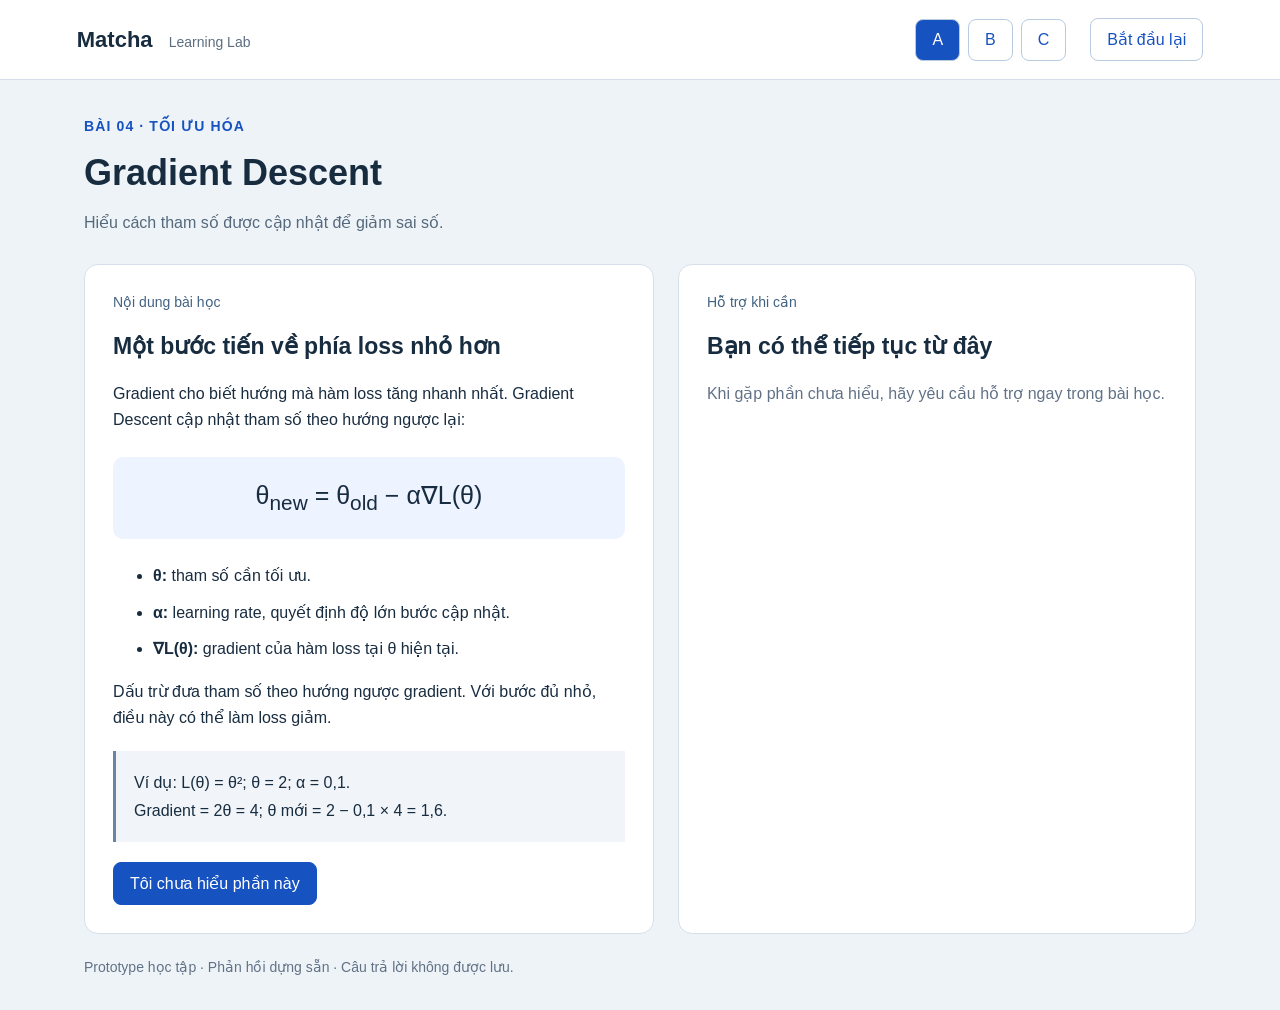
<file: index.html>
<!doctype html>
<html lang="vi">
<head>
  <meta charset="utf-8">
  <meta name="viewport" content="width=device-width, initial-scale=1">
  <title>Matcha — Prototype AI Tutor A/B/C</title>
</head>
<body>
  <p>Đang mở prototype AI Tutor… <a id="open" href="prototype/index.html">Mở A/B/C</a></p>
  <script>
    const target = new URL('prototype/index.html', location.href);
    const selected = new URLSearchParams(location.search).get('option');
    if (['A', 'B', 'C'].includes(selected)) target.searchParams.set('option', selected);
    document.getElementById('open').href = target.href;
    location.replace(target.href);
  </script>
</body>
</html>
</file>
<file: prototype/style.css>
:root{font-family:Segoe UI,Arial,sans-serif;color:#182c40;background:#eef3f8;font-size:16px}*{box-sizing:border-box}body{margin:0}header{display:flex;align-items:center;gap:24px;padding:18px 6%;background:#fff;border-bottom:1px solid #d4dfea}header strong{font-size:22px}header span{font-weight:400;color:#5d6e80;font-size:14px;margin-left:10px}nav{display:flex;gap:8px;margin-left:auto}button{font:inherit;cursor:pointer;border:1px solid #1752c1;border-radius:8px;padding:11px 16px;color:white;background:#1752c1}button:hover{background:#113e93}button:focus-visible,input:focus-visible,summary:focus-visible{outline:3px solid #ea9200;outline-offset:3px}button.secondary,nav button{background:#fff;color:#1752c1;border-color:#b9cbe1}nav button[aria-current=true]{background:#1752c1;color:#fff}main{max-width:1160px;margin:35px auto;padding:0 24px}.eyebrow{font-size:14px;letter-spacing:.08em;color:#1752c1;font-weight:700}h1{font-size:36px;margin:10px 0}h2{font-size:23px;line-height:1.35}h3{font-size:18px}p,li{line-height:1.65}.heading>p:last-child{color:#55697c}.workspace{display:grid;grid-template-columns:1.1fr 1fr;gap:24px;margin-top:28px}.lesson,.support{padding:28px;background:#fff;border:1px solid #d6e0eb;border-radius:14px}.tag{font-size:14px;color:#426281}.formula{font-size:25px;text-align:center;background:#edf3ff;padding:24px;border-radius:10px;margin:24px 0}li{margin:10px 0}aside{padding:18px;background:#f1f5f9;border-left:3px solid #6b85a1;line-height:1.7;margin:20px 0}.muted{color:#617286}.warning{background:#fff6df;border:1px solid #f0d698;border-radius:8px;padding:14px;font-size:14px;line-height:1.6}.actions{display:flex;flex-wrap:wrap;gap:10px;margin-top:20px}.choices{display:grid;gap:10px;margin:20px 0}.choices button{text-align:left;background:#f6f9ff;color:#193d78;border-color:#bacce4}details{margin:18px 0;background:#f1f5fa;padding:14px;border-radius:8px;line-height:1.6}summary{cursor:pointer;color:#1752c1}fieldset{border:0;padding:0;margin:20px 0}legend{font-weight:600;margin-bottom:10px}label{display:block;padding:10px;background:#f3f6fb;margin:8px 0;border-radius:6px}input{margin-right:10px}.success{padding:20px;background:#eaf7ef;border:1px solid #a1d4b6;border-radius:10px}footer{font-size:14px;color:#617286;margin:25px 0}@media(max-width:800px){.workspace{grid-template-columns:1fr}header{gap:12px;flex-wrap:wrap}header span{display:none}main{padding:0 16px}.lesson,.support{padding:22px}}
</file>
